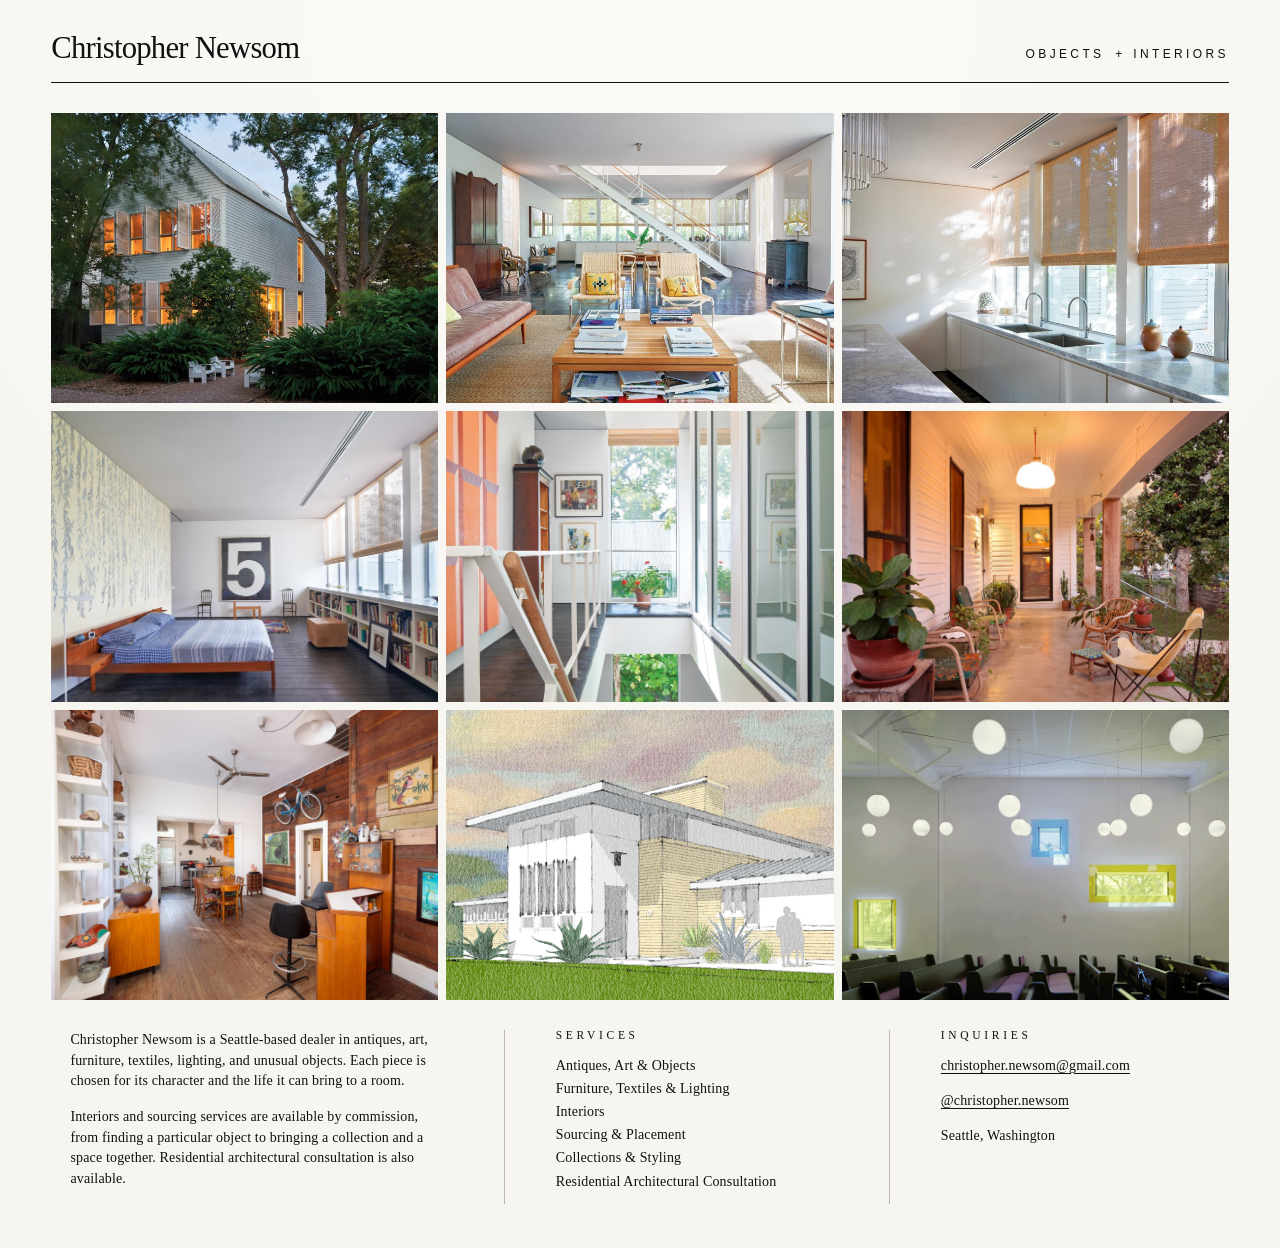
<file: index.html>
<!doctype html>
<html lang="en">
<head>
  <meta charset="utf-8">
  <meta name="viewport" content="width=device-width, initial-scale=1">
  <title>Christopher Newsom | Objects + Interiors</title>
  <meta name="description" content="Christopher Newsom is a Seattle-based dealer in antiques, art, furniture, textiles, lighting, and unusual objects, offering interiors and sourcing services.">
  <link rel="stylesheet" href="style.css">
</head>
<body>
  <main class="page">
    <header class="site-header">
      <h1>Christopher Newsom</h1>
      <div class="divider"></div>
      <p class="tagline">Objects <span>+</span> Interiors</p>
    </header>

    <section class="image-grid">
      <figure><img src="images/01-blossom-exterior.jpg" alt="White house exterior at dusk"></figure>
      <figure><img src="images/02-blossom-living.jpg" alt="Bright living room with vintage furniture"></figure>
      <figure><img src="images/03-blossom-kitchen.jpg" alt="Sunlit kitchen with woven shades"></figure>
      <figure><img src="images/04-blossom-bedroom.jpg" alt="Bedroom with bookshelves and artwork"></figure>
      <figure><img src="images/05-blossom-stair.jpg" alt="Tall stair hall with colorful artwork"></figure>
      <figure><img src="images/06-burleson-porch.jpg" alt="Covered porch with plants and wicker chairs"></figure>
      <figure><img src="images/07-burleson-interior.jpg" alt="Eclectic interior with wood wall and art"></figure>
      <figure><img src="images/08-chaney-rendering.png" alt="Architectural rendering of a modern house"></figure>
      <figure><img src="images/09-providencia-interior.gif" alt="Chapel interior with globe lights"></figure>
    </section>

    <footer class="site-footer">
      <section>
        <p>Christopher Newsom is a Seattle-based dealer in antiques, art, furniture, textiles, lighting, and unusual objects. Each piece is chosen for its character and the life it can bring to a room.</p>
        <p>Interiors and sourcing services are available by commission, from finding a particular object to bringing a collection and a space together. Residential architectural consultation is also available.</p>
      </section>
      <section>
        <h2>Services</h2>
        <ul>
          <li>Antiques, Art &amp; Objects</li>
          <li>Furniture, Textiles &amp; Lighting</li>
          <li>Interiors</li>
          <li>Sourcing &amp; Placement</li>
          <li>Collections &amp; Styling</li>
          <li>Residential Architectural Consultation</li>
        </ul>
      </section>
      <section>
        <h2>Inquiries</h2>
        <p><a href="mailto:christopher.newsom@gmail.com">christopher.newsom@gmail.com</a></p>
        <p><a href="https://www.instagram.com/christopher.newsom/">@christopher.newsom</a></p>
        <p>Seattle, Washington</p>
      </section>
    </footer>
  </main>
</body>
</html>
</file>
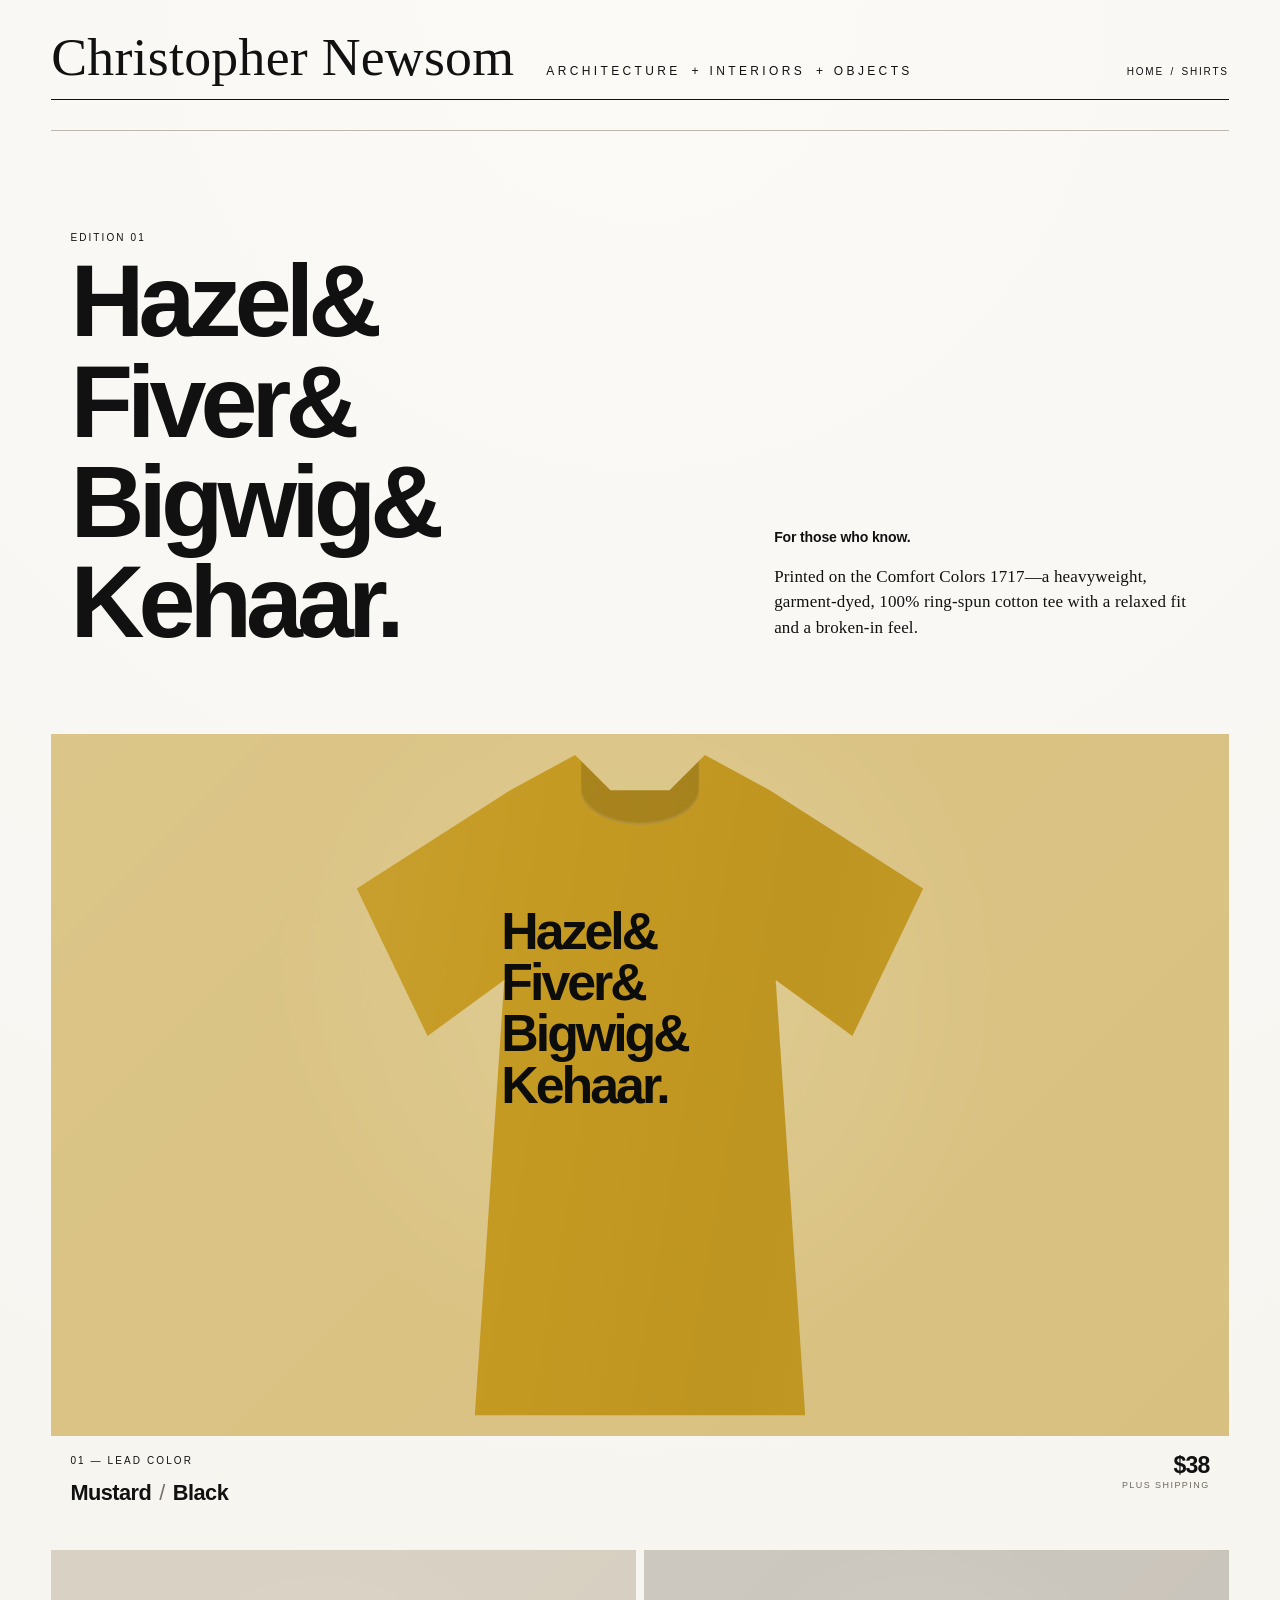
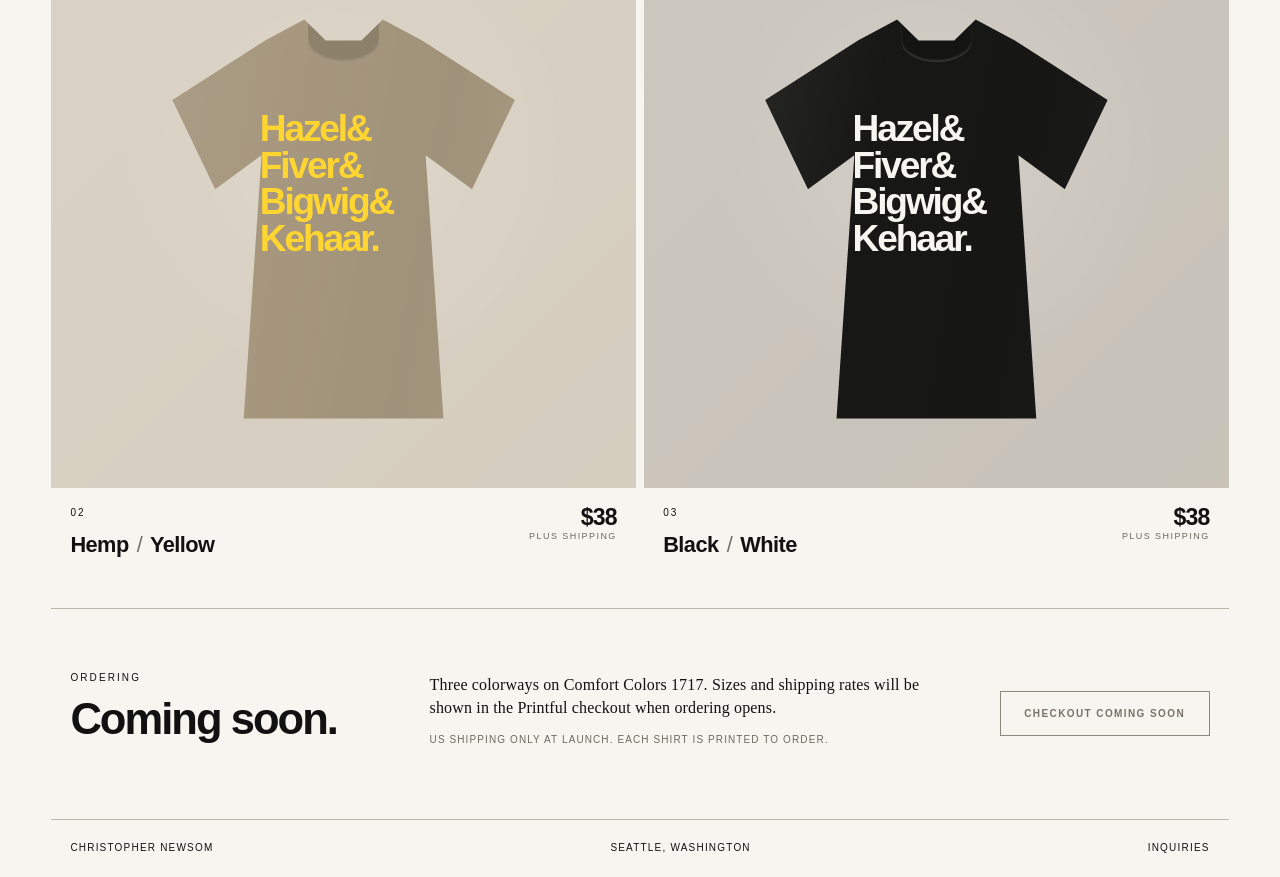
<file: shirts/index.html>
<!doctype html>
<html lang="en">
<head>
  <meta charset="utf-8">
  <meta name="viewport" content="width=device-width, initial-scale=1">
  <title>Shirts | Christopher Newsom</title>
  <meta name="description" content="Hazel, Fiver, Bigwig, and Kehaar on a garment-dyed Comfort Colors 1717 shirt. Three colorways.">
  <link rel="stylesheet" href="../style.css">
  <link rel="stylesheet" href="shirts.css">
</head>
<body>
  <main class="page shirts-page">
    <header class="site-header shirts-header">
      <a class="wordmark" href="../" aria-label="Christopher Newsom home">Christopher Newsom</a>
      <div class="divider"></div>
      <p class="tagline">Architecture <span>+</span> Interiors <span>+</span> Objects</p>
      <nav class="section-nav" aria-label="Section navigation">
        <a href="../">Home</a>
        <span aria-hidden="true">/</span>
        <span>Shirts</span>
      </nav>
    </header>

    <section class="shirt-intro" aria-labelledby="shirt-title">
      <div class="title-block">
        <p class="eyebrow">Edition 01</p>
        <h1 id="shirt-title">
          <span>Hazel&amp;</span>
          <span>Fiver&amp;</span>
          <span>Bigwig&amp;</span>
          <span class="after-descender">Kehaar.</span>
        </h1>
      </div>
      <div class="intro-copy">
        <p class="intro-deck">For those who know.</p>
        <p>Printed on the Comfort Colors 1717—a heavyweight, garment-dyed, 100% ring-spun cotton tee with a relaxed fit and a broken-in feel.</p>
      </div>
    </section>

    <section class="colorways" aria-label="Available colorways">
      <article class="colorway colorway-featured">
        <div class="shirt-stage mustard">
          <div class="tee" role="img" aria-label="Mustard shirt with black Hazel, Fiver, Bigwig, and Kehaar lettering">
            <div class="shirt-copy" aria-hidden="true">
              <span>Hazel&amp;</span>
              <span>Fiver&amp;</span>
              <span>Bigwig&amp;</span>
              <span class="after-descender">Kehaar.</span>
            </div>
          </div>
        </div>
        <div class="colorway-caption">
          <div>
            <p class="eyebrow">01 — Lead color</p>
            <h2>Mustard <span>/</span> Black</h2>
          </div>
          <p class="price"><span class="price-amount">$38</span><span class="shipping">Plus shipping</span></p>
        </div>
      </article>

      <article class="colorway">
        <div class="shirt-stage hemp">
          <div class="tee" role="img" aria-label="Hemp shirt with yellow Hazel, Fiver, Bigwig, and Kehaar lettering">
            <div class="shirt-copy" aria-hidden="true">
              <span>Hazel&amp;</span>
              <span>Fiver&amp;</span>
              <span>Bigwig&amp;</span>
              <span class="after-descender">Kehaar.</span>
            </div>
          </div>
        </div>
        <div class="colorway-caption">
          <div>
            <p class="eyebrow">02</p>
            <h2>Hemp <span>/</span> Yellow</h2>
          </div>
          <p class="price"><span class="price-amount">$38</span><span class="shipping">Plus shipping</span></p>
        </div>
      </article>

      <article class="colorway">
        <div class="shirt-stage black">
          <div class="tee" role="img" aria-label="Black shirt with white Hazel, Fiver, Bigwig, and Kehaar lettering">
            <div class="shirt-copy" aria-hidden="true">
              <span>Hazel&amp;</span>
              <span>Fiver&amp;</span>
              <span>Bigwig&amp;</span>
              <span class="after-descender">Kehaar.</span>
            </div>
          </div>
        </div>
        <div class="colorway-caption">
          <div>
            <p class="eyebrow">03</p>
            <h2>Black <span>/</span> White</h2>
          </div>
          <p class="price"><span class="price-amount">$38</span><span class="shipping">Plus shipping</span></p>
        </div>
      </article>
    </section>

    <section class="purchase-panel" aria-labelledby="order-title">
      <div>
        <p class="eyebrow">Ordering</p>
        <h2 id="order-title">Coming soon.</h2>
      </div>
      <div class="purchase-copy">
        <p>Three colorways on Comfort Colors 1717. Sizes and shipping rates will be shown in the Printful checkout when ordering opens.</p>
        <p class="fine-print">US shipping only at launch. Each shirt is printed to order.</p>
      </div>
      <button class="checkout-button" type="button" disabled aria-disabled="true">Checkout coming soon</button>
    </section>

    <footer class="shirt-footer">
      <a href="../">Christopher Newsom</a>
      <p>Seattle, Washington</p>
      <a href="mailto:christopher.newsom@gmail.com">Inquiries</a>
    </footer>
  </main>
</body>
</html>
</file>
<file: style.css>
*{box-sizing:border-box}
:root{--background:#f7f5f0;--text:#111;--line:#bdb8ad;--gap:8px;--page-margin:clamp(18px,4vw,64px)}
html{background:var(--background)}
body{margin:0;background:radial-gradient(circle at top center,#fbfaf7 0%,var(--background) 64%);color:var(--text);font-family:Garamond,"EB Garamond","Adobe Garamond Pro","Cormorant Garamond",Georgia,serif;font-weight:400;letter-spacing:.01em}
.page{width:min(1680px,100%);margin:0 auto;padding:32px var(--page-margin) 44px}
.site-header{display:flex;align-items:baseline;justify-content:space-between;gap:20px 32px;padding-bottom:16px;border-bottom:1px solid var(--text);margin-bottom:30px}
.site-header h1{margin:0;font-family:Georgia,"Times New Roman",serif;font-size:clamp(28px,2.4vw,34px);line-height:1.1;font-weight:400;letter-spacing:-.025em;white-space:nowrap}
.divider{display:none}
.tagline{margin:0;font-family:"Helvetica Neue",Arial,sans-serif;font-size:12px;font-weight:400;line-height:1.4;text-transform:uppercase;letter-spacing:.28em;text-align:right;white-space:nowrap}
.tagline span{display:inline-block;margin:0 .35em;letter-spacing:0}
.image-grid{display:grid;grid-template-columns:repeat(3,1fr);gap:var(--gap);align-items:stretch}
.image-grid figure{margin:0;aspect-ratio:4/3;overflow:hidden;background:#e5e1d8}
.image-grid img{width:100%;height:100%;display:block;object-fit:cover}
.site-footer{display:grid;grid-template-columns:1.15fr 1fr 1fr;gap:clamp(28px,5vw,72px);margin-top:30px;padding:0 clamp(12px,1.5vw,28px)}
.site-footer section+section{border-left:1px solid var(--line);padding-left:clamp(28px,4vw,56px)}
.site-footer p,.site-footer li{font-size:clamp(14px,1vw,16px);line-height:1.48;margin:0 0 1.05em}
.site-footer h2{margin:0 0 14px;font-size:clamp(11px,.9vw,14px);line-height:1;text-transform:uppercase;letter-spacing:.32em;font-weight:400}
.site-footer ul{list-style:none;padding:0;margin:0}.site-footer li{margin:0 0 .18em}
a{color:inherit;text-decoration-thickness:1px;text-underline-offset:.18em}
@media(max-width:1100px){.image-grid{grid-template-columns:repeat(3,1fr)}.site-footer{grid-template-columns:1fr}.site-footer section+section{border-left:0;padding-left:0;border-top:1px solid var(--line);padding-top:24px}}
@media(max-width:680px){.page{padding-top:24px}.site-header{align-items:flex-start;flex-direction:column;gap:12px}.site-header h1{white-space:normal}.tagline{font-size:11px;text-align:left;white-space:normal;line-height:1.55}.image-grid{grid-template-columns:1fr}}
</file>
<file: shirts/shirts.css>
:root{
  --mustard:#c59a22;
  --hemp:#a6977e;
  --yellow:#ffd532;
  --ink:#0c0c0b;
  --sans:"Helvetica Neue",Helvetica,Arial,sans-serif;
}

.shirts-page{padding-bottom:24px}
.wordmark{font-size:clamp(34px,4.2vw,62px);line-height:.95;font-weight:400;letter-spacing:.005em;white-space:nowrap;text-decoration:none}
.shirts-header{position:relative}
.section-nav{margin-left:auto;display:flex;gap:.65em;align-items:center;font-family:var(--sans);font-size:10px;font-weight:500;line-height:1;text-transform:uppercase;letter-spacing:.18em}
.section-nav a{text-decoration:none}
.section-nav a:hover{text-decoration:underline;text-underline-offset:.32em}

.shirt-intro{display:grid;grid-template-columns:minmax(0,1.16fr) minmax(280px,.84fr);gap:clamp(48px,8vw,136px);align-items:end;padding:clamp(52px,8vw,116px) clamp(12px,1.5vw,28px) clamp(52px,7vw,94px);border-top:1px solid var(--line)}
.title-block{min-width:0}
.eyebrow{margin:0 0 16px;font-family:var(--sans);font-size:10px;font-weight:500;line-height:1;text-transform:uppercase;letter-spacing:.21em}
.shirt-intro h1{margin:0;font-family:var(--sans);font-size:clamp(54px,8vw,126px);font-weight:700;line-height:.82;letter-spacing:-.058em;font-synthesis:none}
.shirt-intro h1 span{display:block}
.shirt-intro h1 span+span{margin-top:.16em}
.intro-copy{max-width:470px;padding-bottom:.3em}
.intro-copy p{margin:0;font-size:clamp(17px,1.25vw,21px);line-height:1.48}
.intro-copy .intro-deck{margin-bottom:18px;font-family:var(--sans);font-size:clamp(14px,1.1vw,17px);font-weight:600;line-height:1.25;letter-spacing:-.012em}

.colorways{display:grid;grid-template-columns:repeat(2,minmax(0,1fr));gap:var(--gap)}
.colorway{min-width:0}
.colorway-featured{grid-column:1/-1}
.shirt-stage{position:relative;display:grid;place-items:center;min-height:clamp(390px,47vw,760px);overflow:hidden;background:#ded8cc}
.colorway:not(.colorway-featured) .shirt-stage{min-height:clamp(360px,42vw,670px)}
.shirt-stage::before{content:"";position:absolute;inset:0;background:radial-gradient(circle at 50% 38%,rgba(255,255,255,.32),transparent 50%),linear-gradient(135deg,rgba(255,255,255,.08),transparent 36%,rgba(0,0,0,.06));mix-blend-mode:soft-light}
.tee{position:relative;width:min(61%,590px);aspect-ratio:.84;background:var(--shirt);color:var(--print);clip-path:polygon(28% 8%,39% 3%,45% 8%,55% 8%,61% 3%,72% 8%,98% 22%,86% 43%,73% 35%,78% 97%,22% 97%,27% 35%,14% 43%,2% 22%);filter:drop-shadow(0 20px 20px rgba(0,0,0,.17))}
.tee::before{content:"";position:absolute;left:40%;top:3%;width:20%;height:10%;border-radius:0 0 50% 50%;background:rgba(0,0,0,.14);box-shadow:inset 0 -2px 2px rgba(255,255,255,.15)}
.tee::after{content:"";position:absolute;inset:0;background:linear-gradient(100deg,rgba(255,255,255,.11),transparent 32%,rgba(0,0,0,.06) 70%,rgba(255,255,255,.04));opacity:.6}
.shirt-copy{position:absolute;z-index:1;left:50%;top:25%;transform:translateX(-50%);width:47%;font-family:var(--sans);font-size:clamp(22px,4.05vw,64px);font-weight:700;line-height:.84;letter-spacing:-.058em;font-synthesis:none}
.colorway:not(.colorway-featured) .shirt-copy{font-size:clamp(20px,2.9vw,46px)}
.shirt-copy span{display:block}
.shirt-copy span+span{margin-top:.15em}
.mustard{--shirt:var(--mustard);--print:var(--ink);background:#dac384}
.hemp{--shirt:var(--hemp);--print:var(--yellow);background:#d8d0c2}
.black{--shirt:#171716;--print:#f7f5ef;background:#cbc6bd}

.colorway-caption{display:flex;justify-content:space-between;gap:28px;align-items:flex-start;padding:20px clamp(12px,1.5vw,28px) 38px}
.colorway-caption h2{margin:0;font-family:var(--sans);font-size:clamp(17px,1.7vw,25px);font-weight:600;line-height:1;letter-spacing:-.025em;font-synthesis:none}
.colorway-caption h2 span{padding:0 .12em;color:#777269;font-weight:400}
.price{display:flex;flex-direction:column;align-items:flex-end;gap:5px;margin:0;font-family:var(--sans);white-space:nowrap;font-variant-numeric:tabular-nums}
.price-amount{font-size:clamp(21px,1.8vw,28px);font-weight:600;line-height:.8;letter-spacing:-.035em}
.shipping{font-size:9px;font-weight:500;text-transform:uppercase;letter-spacing:.16em;color:#6d6961}

.purchase-panel{display:grid;grid-template-columns:.7fr 1.2fr auto;gap:clamp(32px,5vw,80px);align-items:start;margin-top:14px;padding:clamp(38px,5vw,72px) clamp(12px,1.5vw,28px);border-top:1px solid var(--line);border-bottom:1px solid var(--line)}
.purchase-panel h2{margin:0;font-family:var(--sans);font-size:clamp(32px,3.4vw,52px);font-weight:600;line-height:.95;letter-spacing:-.045em;font-synthesis:none}
.purchase-copy{max-width:590px}
.purchase-copy p{margin:0 0 .8em;font-size:clamp(16px,1.15vw,19px);line-height:1.48}
.purchase-copy .fine-print{font-family:var(--sans);font-size:10px;font-weight:500;line-height:1.45;text-transform:uppercase;letter-spacing:.11em;color:#6d6961}
.checkout-button{align-self:center;min-width:210px;padding:16px 20px;border:1px solid #8d887e;background:transparent;color:#777269;font-family:var(--sans);font-size:10px;font-weight:600;text-transform:uppercase;letter-spacing:.14em;cursor:not-allowed}

.shirt-footer{display:flex;justify-content:space-between;gap:24px;padding:22px clamp(12px,1.5vw,28px) 0;font-family:var(--sans);font-size:10px;font-weight:500;text-transform:uppercase;letter-spacing:.12em}
.shirt-footer p{margin:0}
.shirt-footer a{text-decoration:none}
.shirt-footer a:hover{text-decoration:underline;text-underline-offset:.3em}

@media(max-width:1100px){
  .section-nav{width:100%;margin-left:0;margin-top:6px}
  .shirt-intro{grid-template-columns:1fr;align-items:start}
  .intro-copy{padding-bottom:0}
  .purchase-panel{grid-template-columns:1fr 1fr}
  .checkout-button{grid-column:1/-1;justify-self:start}
}
@media(max-width:680px){
  .wordmark{white-space:normal}
  .shirt-intro{padding-left:0;padding-right:0}
  .shirt-intro h1{font-size:clamp(50px,15.5vw,82px);line-height:.84}
  .colorways{grid-template-columns:1fr}
  .colorway-featured{grid-column:auto}
  .shirt-stage,.colorway:not(.colorway-featured) .shirt-stage{min-height:118vw}
  .tee{width:84%}
  .shirt-copy,.colorway:not(.colorway-featured) .shirt-copy{font-size:clamp(27px,8.6vw,50px)}
  .colorway-caption{padding-left:4px;padding-right:4px}
  .purchase-panel{grid-template-columns:1fr;padding-left:4px;padding-right:4px}
  .checkout-button{grid-column:auto;width:100%}
  .shirt-footer{flex-direction:column;padding-left:4px;padding-right:4px}
}
</file>
